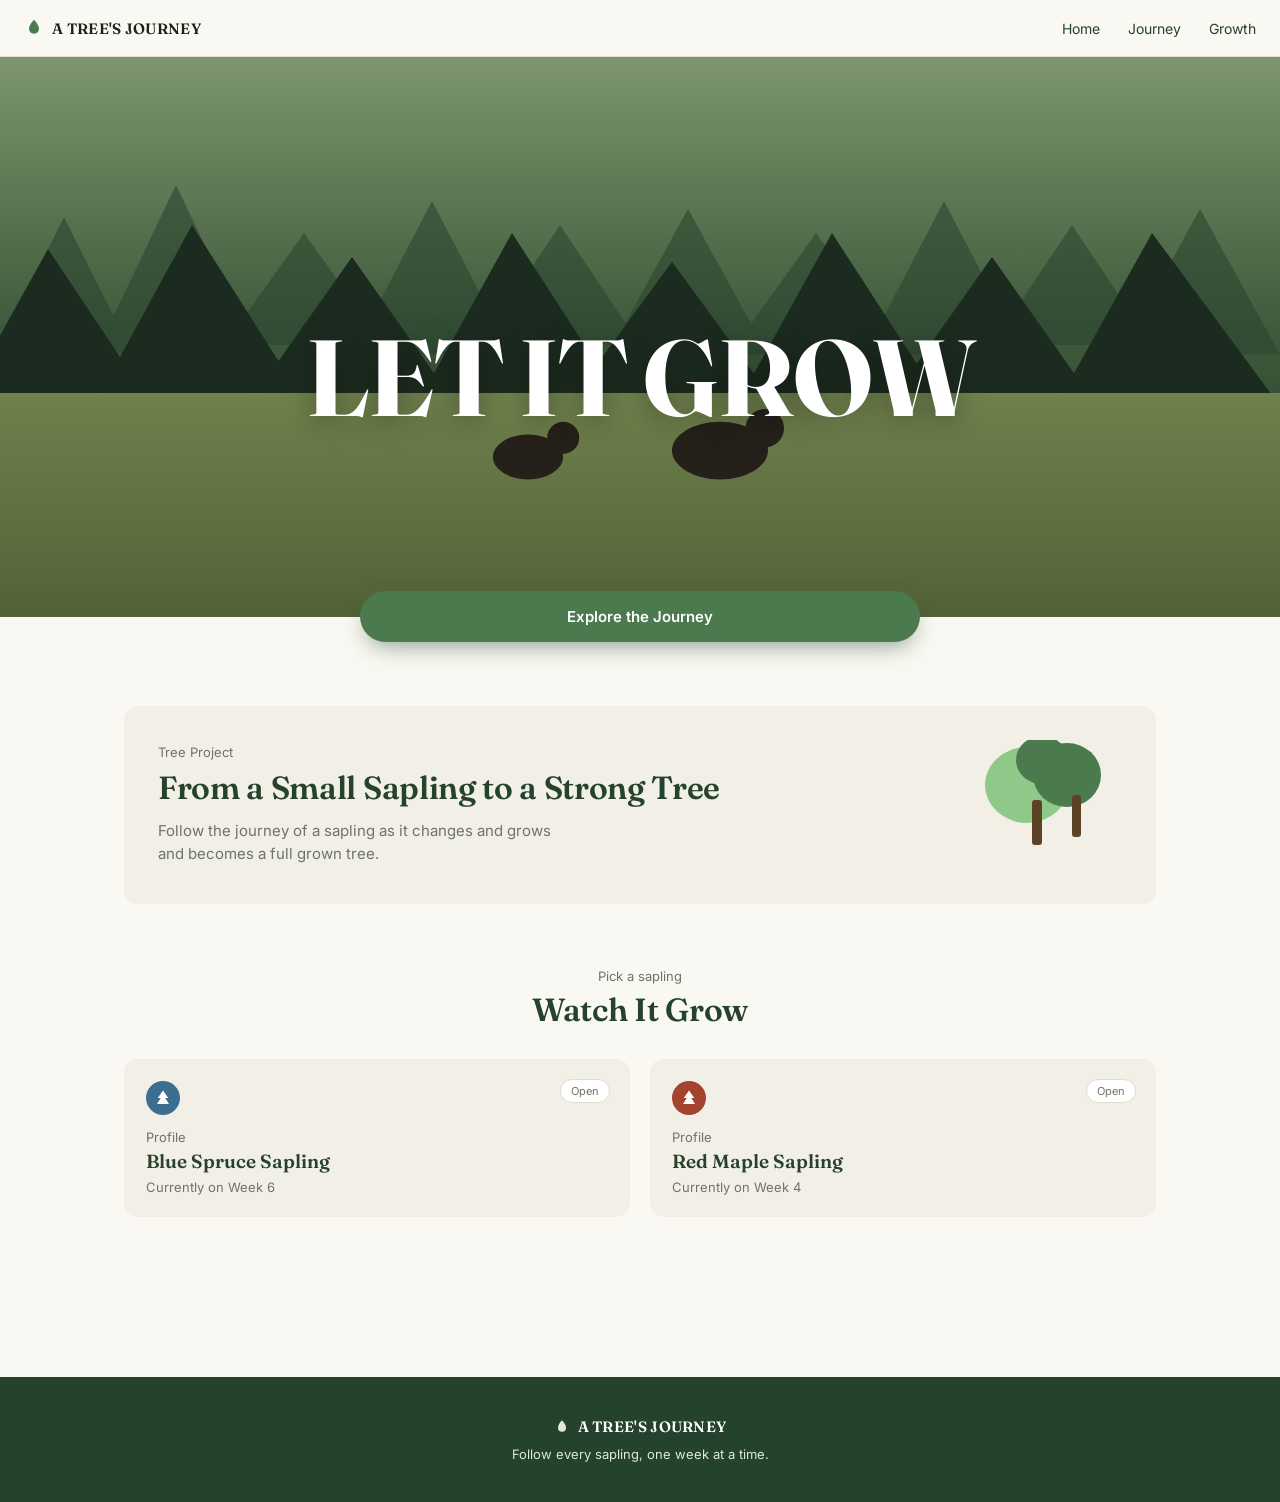
<file: index.html>
<!DOCTYPE html>
<html lang="en">
<head>
<meta charset="UTF-8">
<meta name="viewport" content="width=device-width, initial-scale=1.0">
<title>A Tree's Journey</title>
<link rel="preconnect" href="https://fonts.googleapis.com">
<link rel="preconnect" href="https://fonts.gstatic.com" crossorigin>
<link href="https://fonts.googleapis.com/css2?family=Fraunces:opsz,wght@9..144,600;9..144,700&family=Inter:wght@400;600&display=swap" rel="stylesheet">
<link rel="stylesheet" href="styles.css">
</head>
<body>

<nav class="nav">
  <a class="brand" href="index.html">
    <svg viewBox="0 0 24 24" aria-hidden="true"><path d="M12 2C8 6 6 10 6 13a6 6 0 0012 0c0-3-2-7-6-11z" fill="#4c7a4f"/></svg>
    A TREE'S JOURNEY
  </a>
  <button class="nav-toggle" id="navToggle" aria-label="Toggle navigation" aria-expanded="false"></button>
  <ul class="nav-links" id="navLinks">
    <li><a href="#top">Home</a></li>
    <li><a href="#journey">Journey</a></li>
    <li><a href="#growth">Growth</a></li>
  </ul>
</nav>

<section class="hero" id="top" aria-label="Hero">
  <div class="hero-scene">
    <svg viewBox="0 0 800 400" preserveAspectRatio="xMidYMax slice" aria-hidden="true">
      <defs>
        <linearGradient id="skyGrad" x1="0" y1="0" x2="0" y2="1">
          <stop offset="0" stop-color="#8ea77c"/>
          <stop offset="0.55" stop-color="#3f5a3c"/>
          <stop offset="1" stop-color="#1f3220"/>
        </linearGradient>
        <linearGradient id="fieldGrad" x1="0" y1="0" x2="0" y2="1">
          <stop offset="0" stop-color="#83935a"/>
          <stop offset="1" stop-color="#48562f"/>
        </linearGradient>
      </defs>
      <rect width="800" height="400" fill="url(#skyGrad)"/>
      <g fill="#2c4530" opacity="0.6">
        <polygon points="0,230 40,150 80,230"/>
        <polygon points="60,235 110,130 160,235"/>
        <polygon points="140,230 190,160 240,230"/>
        <polygon points="220,236 270,140 320,236"/>
        <polygon points="300,230 350,155 400,230"/>
        <polygon points="380,236 430,145 480,236"/>
        <polygon points="460,230 510,160 560,230"/>
        <polygon points="540,236 590,140 640,236"/>
        <polygon points="620,230 670,155 720,230"/>
        <polygon points="700,236 750,145 800,236"/>
      </g>
      <g fill="#1c2b1f">
        <polygon points="-20,260 30,170 90,260"/>
        <polygon points="60,265 120,155 190,265"/>
        <polygon points="160,260 220,175 280,260"/>
        <polygon points="260,268 320,160 390,268"/>
        <polygon points="360,260 420,178 480,260"/>
        <polygon points="460,268 520,160 590,268"/>
        <polygon points="560,260 620,175 680,260"/>
        <polygon points="660,268 720,160 800,268"/>
      </g>
      <rect y="260" width="800" height="140" fill="#5c6e3f"/>
      <rect y="260" width="800" height="140" fill="url(#fieldGrad)" opacity="0.5"/>
      <g fill="#26201a">
        <ellipse cx="330" cy="300" rx="22" ry="14"/>
        <circle cx="352" cy="288" r="10"/>
        <ellipse cx="450" cy="296" rx="30" ry="18"/>
        <circle cx="478" cy="282" r="12"/>
      </g>
    </svg>
  </div>
  <h1 class="hero-title">LET IT GROW</h1>
</section>

<div class="cta-row">
  <a class="btn-primary" href="#journey">Explore the Journey</a>
</div>

<div class="wrap">
  <section id="journey">
    <div class="intro-card">
      <div>
        <div class="eyebrow">Tree Project</div>
        <h2>From a Small Sapling to a Strong Tree</h2>
        <p>Follow the journey of a sapling as it changes and grows and becomes a full grown tree.</p>
      </div>
      <div class="intro-tree">
        <svg viewBox="0 0 150 130" aria-hidden="true">
          <ellipse cx="55" cy="45" rx="42" ry="38" fill="#8fc98a"/>
          <ellipse cx="95" cy="35" rx="34" ry="32" fill="#4c7a4f"/>
          <ellipse cx="70" cy="20" rx="26" ry="24" fill="#4c7a4f"/>
          <rect x="60" y="60" width="10" height="45" rx="3" fill="#5c4326"/>
          <rect x="100" y="55" width="9" height="42" rx="3" fill="#5c4326"/>
        </svg>
      </div>
    </div>
  </section>

  <section id="growth">
    <div class="section-head">
      <div class="eyebrow">Pick a sapling</div>
      <h2>Watch It Grow</h2>
    </div>
    <div class="profile-grid">
      <a class="profile-card spruce" href="page1.html">
        <span class="pick">Open</span>
        <span class="swatch">
          <svg viewBox="0 0 24 24" aria-hidden="true"><path d="M12 2 5 12h4l-5 8h16l-5-8h4z" fill="#fff"/></svg>
        </span>
        <div class="eyebrow">Profile</div>
        <div class="p-name">Blue Spruce Sapling</div>
        <div class="p-week">Currently on Week 6</div>
      </a>
      <a class="profile-card maple" href="page2.html">
        <span class="pick">Open</span>
        <span class="swatch">
          <svg viewBox="0 0 24 24" aria-hidden="true"><path d="M12 2 5 12h4l-5 8h16l-5-8h4z" fill="#fff"/></svg>
        </span>
        <div class="eyebrow">Profile</div>
        <div class="p-name">Red Maple Sapling</div>
        <div class="p-week">Currently on Week 4</div>
      </a>
    </div>
  </section>
</div>

<footer>
  <div class="brand">
    <svg viewBox="0 0 24 24" aria-hidden="true"><path d="M12 2C8 6 6 10 6 13a6 6 0 0012 0c0-3-2-7-6-11z" fill="#dfe8dc"/></svg>
    A TREE'S JOURNEY
  </div>
  Follow every sapling, one week at a time.
</footer>

<script src="script.js"></script>
</body>
</html>
</file>
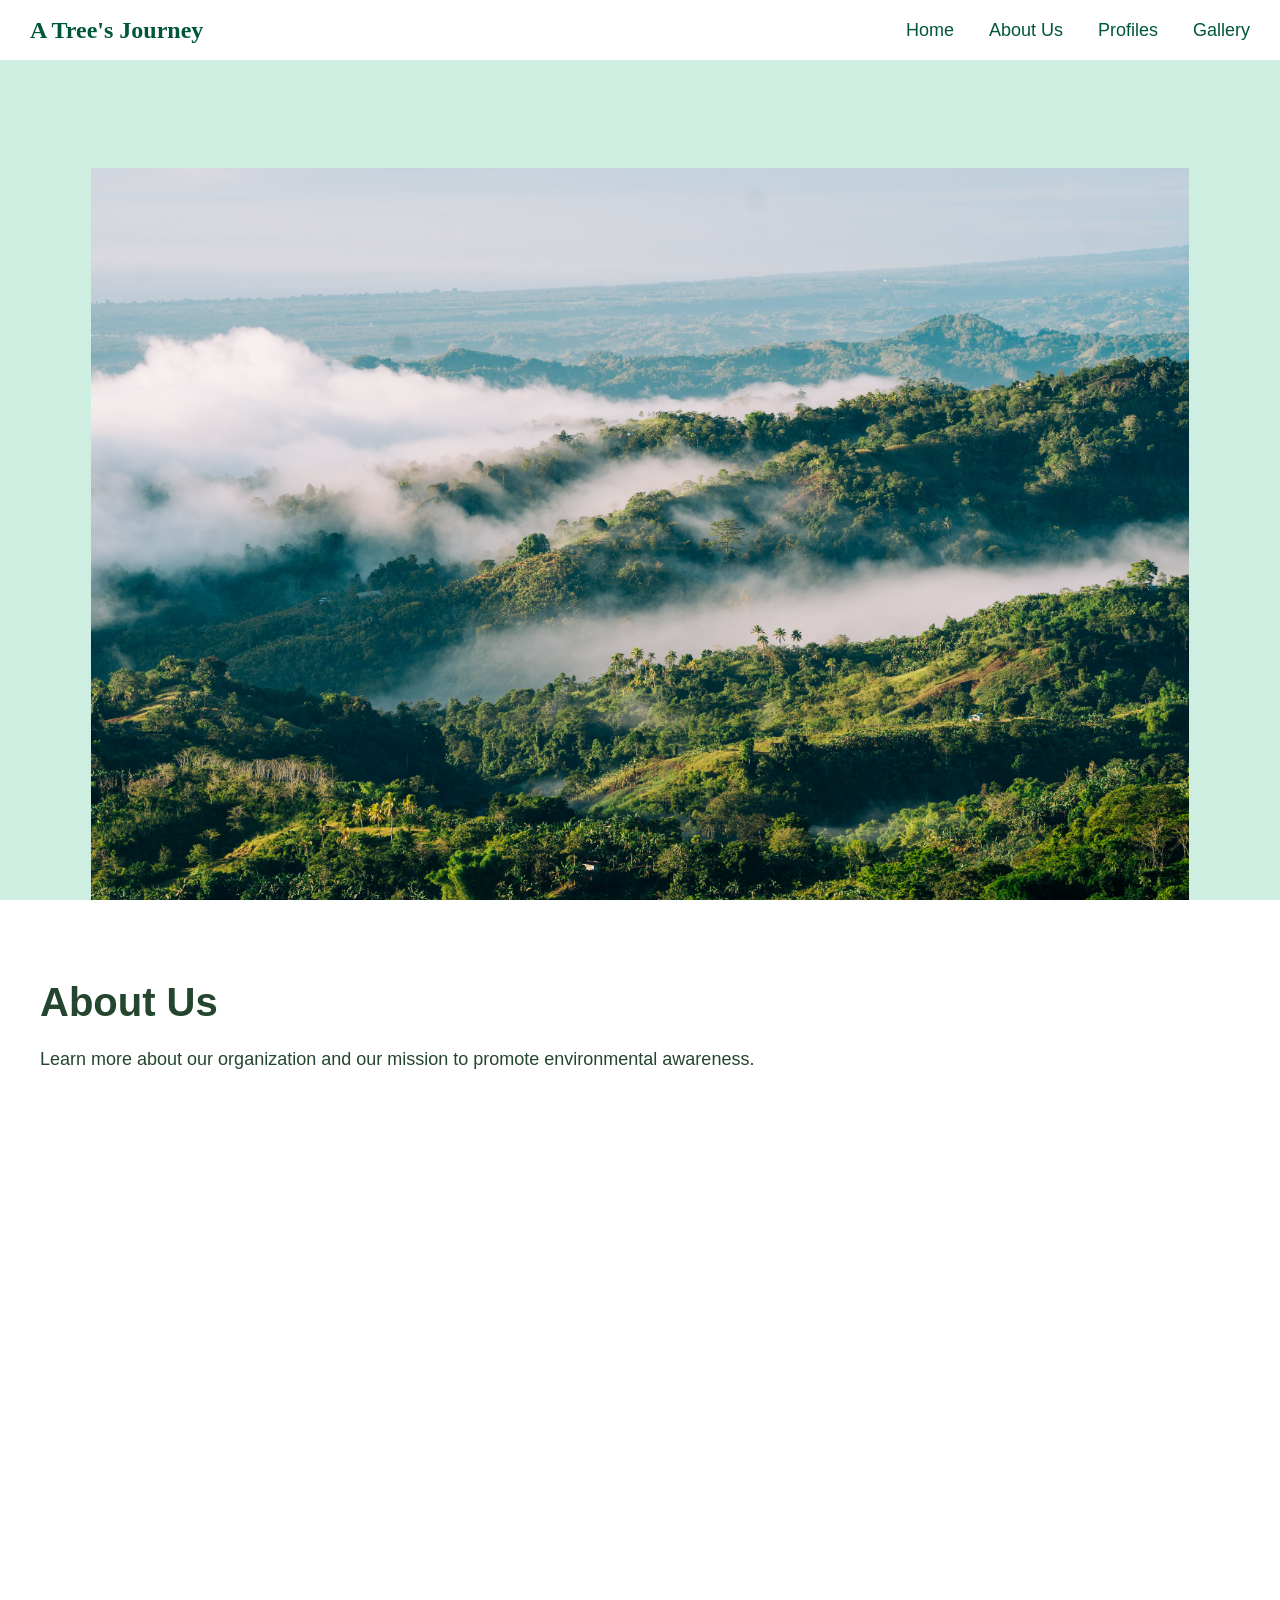
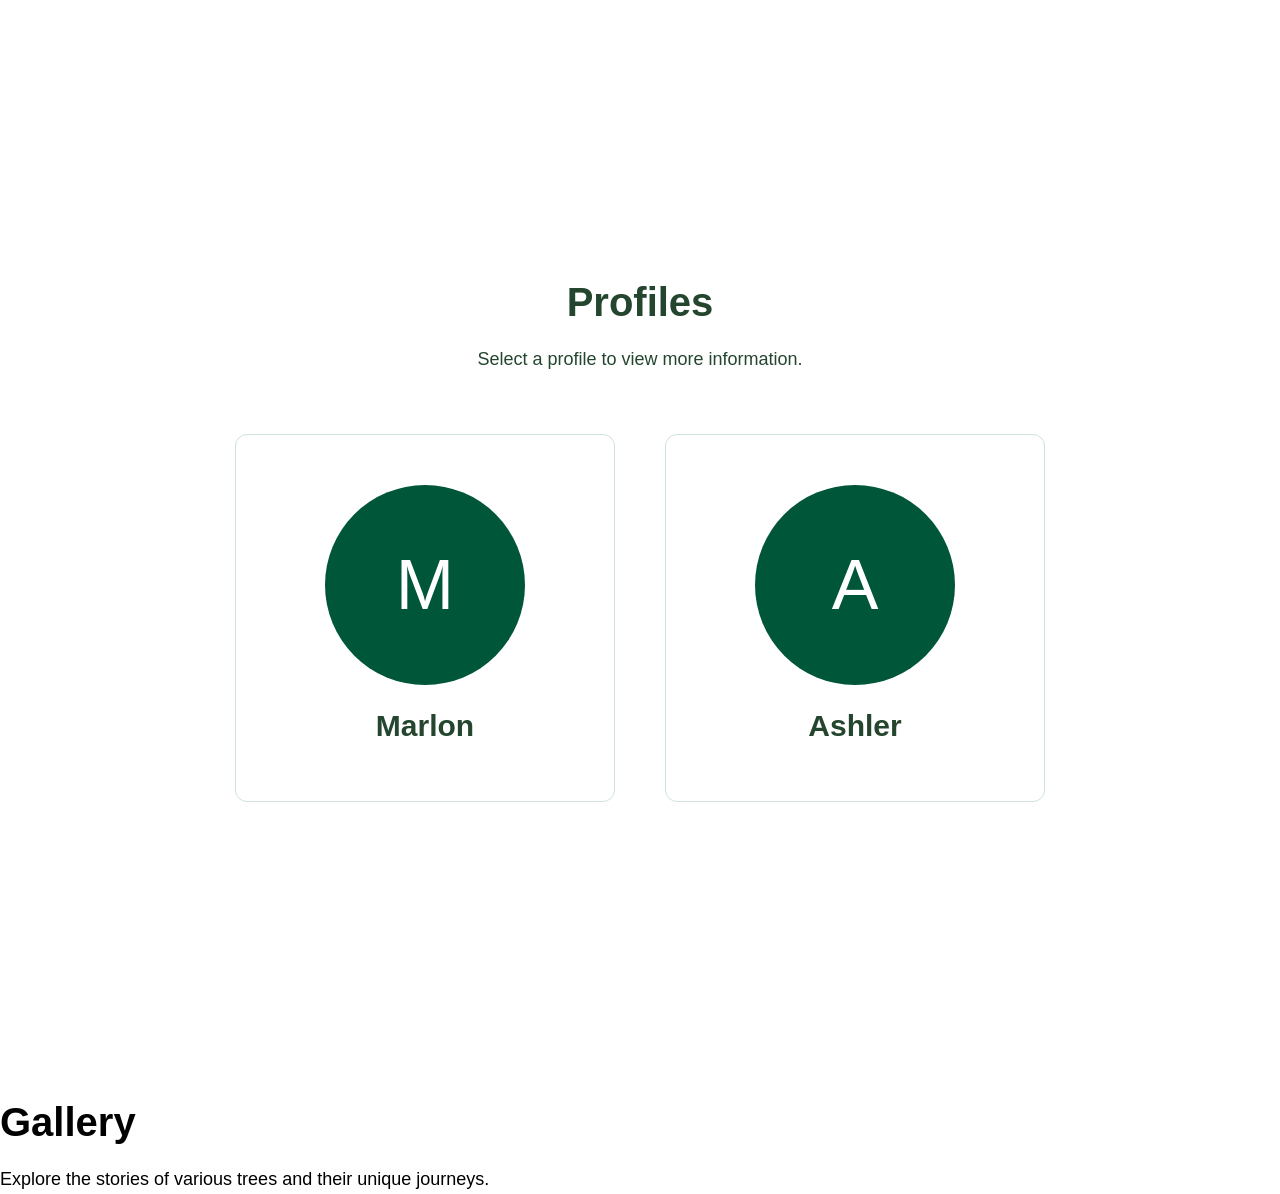
<file: Web/index.html>
<!DOCTYPE html>
<html lang="en">

<head>
    <meta charset="UTF-8">
    <meta name="viewport" content="width=device-width, initial-scale=1.0">
    <title>A Tree's Journey</title>

    <!-- Connects this page to the CSS file (must be in the SAME folder) -->
    <link rel="stylesheet" href="style.css">
</head>

<!-- id="top" = the very top of the page. Logo and "Home" jump here. -->
<body id="top">

    <!-- ========== NAVIGATION BAR ========== -->
    <nav class="navbar">

        <div class="logo-links">
            <a href="#top">A Tree's Journey</a>
        </div>

        <div class="nav-links">
            <a href="#top">Home</a>
            <a href="#aboutUs">About Us</a>
            <a href="#profiles">Profiles</a>
            <a href="#gallery">Gallery</a>
        </div>

    </nav>

    <!-- ========== HOME SECTION (forest picture + title) ========== -->
    <section class="hero" id="home">
        <img src="img/homepg.jpg">
    </section>

    <!-- ========== ABOUT US SECTION ========== -->
    <section id="aboutUs">
        <h1>About Us</h1>
        <p>Learn more about our organization and our mission to promote environmental awareness.</p>
    </section>

    <!-- ========== PROFILES SECTION ========== -->
    <section id="profiles">
        <h1>Profiles</h1>
        <p>Select a profile to view more information.</p>

        <!-- Box that holds the two profile cards -->
        <div class="profile-list">

            <!-- PROFILE 1 (click to open p1/profile1.html) -->
            <a class="profile-card" href="p1/profile1.html">
                <!-- Initials circle. To use a real photo, delete this div and use:
                     <img class="profile-photo" src="img/person1.jpg" alt="Marlon"> -->
                <div class="profile-photo">M</div>
                <h2>Marlon</h2>
            </a>

            <!-- PROFILE 2 (click to open p2/profile2.html) -->
            <a class="profile-card" href="p2/profile2.html">
                <div class="profile-photo">A</div>
                <h2>Ashler</h2>
            </a>

        </div>
    </section>

    <!-- ========== GALLERY SECTION ========== -->
    <section id="gallery">
        <h1>Gallery</h1>
        <p>Explore the stories of various trees and their unique journeys.</p>
    </section>

</body>

</html>
</file>
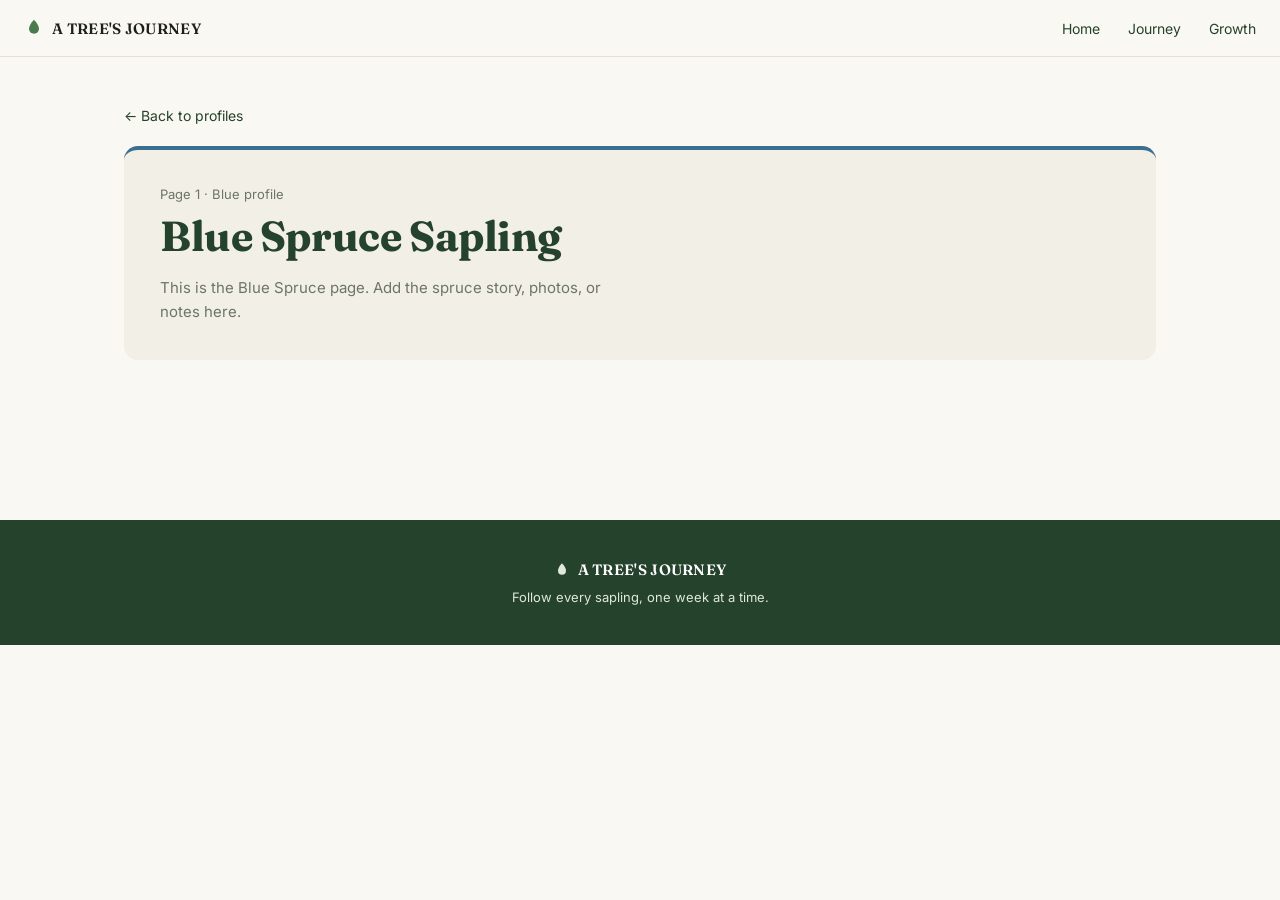
<file: page1.html>
<!DOCTYPE html>
<html lang="en">
<head>
<meta charset="UTF-8">
<meta name="viewport" content="width=device-width, initial-scale=1.0">
<title>Blue Spruce — A Tree's Journey</title>
<link rel="preconnect" href="https://fonts.googleapis.com">
<link rel="preconnect" href="https://fonts.gstatic.com" crossorigin>
<link href="https://fonts.googleapis.com/css2?family=Fraunces:opsz,wght@9..144,600;9..144,700&family=Inter:wght@400;600&display=swap" rel="stylesheet">
<link rel="stylesheet" href="styles.css">
<link rel="stylesheet" href="page1.css">
</head>
<body>

<nav class="nav">
  <a class="brand" href="index.html">
    <svg viewBox="0 0 24 24" aria-hidden="true"><path d="M12 2C8 6 6 10 6 13a6 6 0 0012 0c0-3-2-7-6-11z" fill="#4c7a4f"/></svg>
    A TREE'S JOURNEY
  </a>
  <button class="nav-toggle" id="navToggle" aria-label="Toggle navigation" aria-expanded="false"></button>
  <ul class="nav-links" id="navLinks">
    <li><a href="index.html">Home</a></li>
    <li><a href="index.html#journey">Journey</a></li>
    <li><a href="index.html#growth">Growth</a></li>
  </ul>
</nav>

<div class="wrap">
  <section class="profile-page">
    <a class="back-link" href="index.html#growth">← Back to profiles</a>
    <div class="profile-hero-card">
      <div class="eyebrow">Page 1 · Blue profile</div>
      <h1>Blue Spruce Sapling</h1>
      <p>This is the Blue Spruce page. Add the spruce story, photos, or notes here.</p>
    </div>
  </section>
</div>

<footer>
  <div class="brand">
    <svg viewBox="0 0 24 24" aria-hidden="true"><path d="M12 2C8 6 6 10 6 13a6 6 0 0012 0c0-3-2-7-6-11z" fill="#dfe8dc"/></svg>
    A TREE'S JOURNEY
  </div>
  Follow every sapling, one week at a time.
</footer>

<script src="script.js"></script>
</body>
</html>
</file>
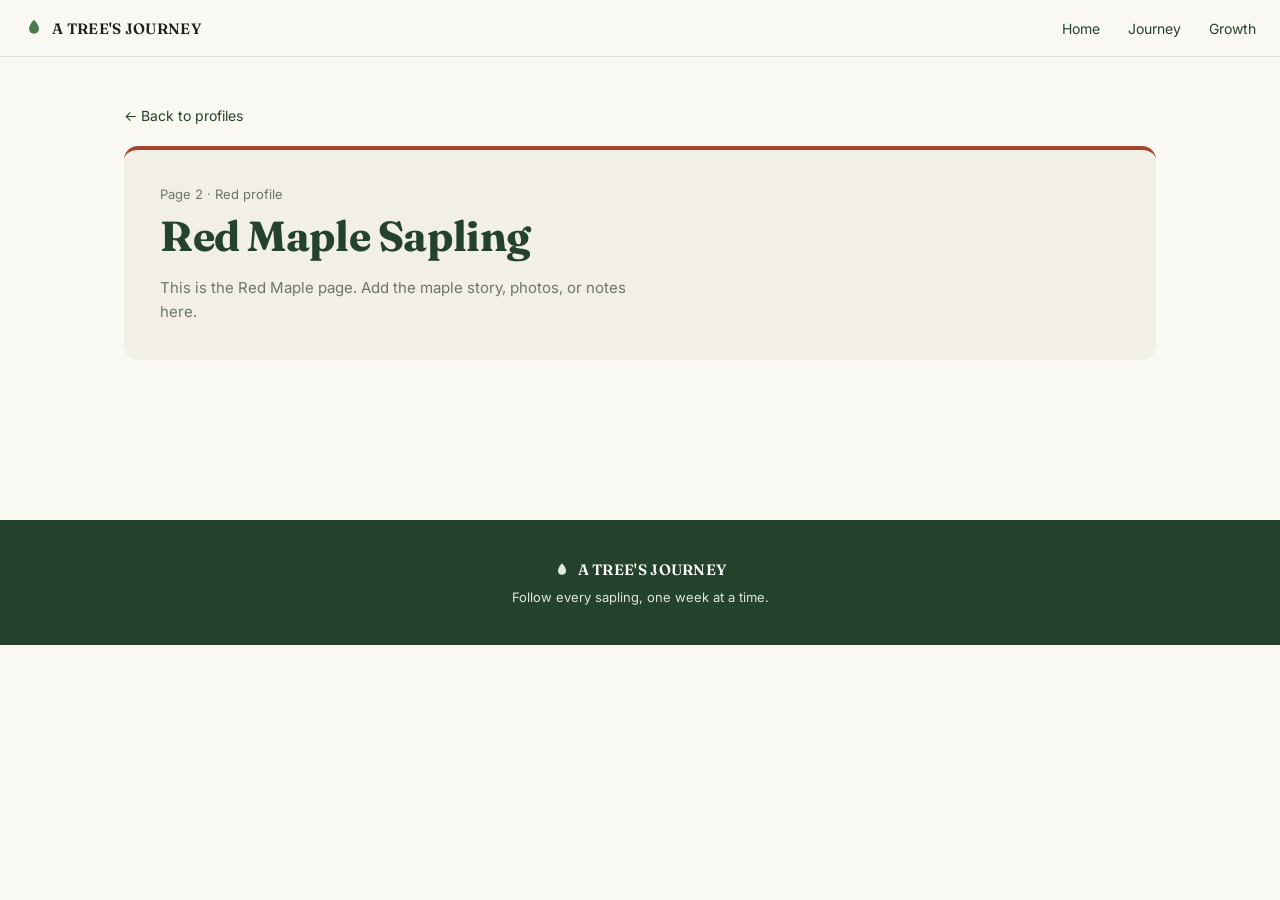
<file: page2.html>
<!DOCTYPE html>
<html lang="en">
<head>
<meta charset="UTF-8">
<meta name="viewport" content="width=device-width, initial-scale=1.0">
<title>Red Maple — A Tree's Journey</title>
<link rel="preconnect" href="https://fonts.googleapis.com">
<link rel="preconnect" href="https://fonts.gstatic.com" crossorigin>
<link href="https://fonts.googleapis.com/css2?family=Fraunces:opsz,wght@9..144,600;9..144,700&family=Inter:wght@400;600&display=swap" rel="stylesheet">
<link rel="stylesheet" href="styles.css">
<link rel="stylesheet" href="page2.css">
</head>
<body>

<nav class="nav">
  <a class="brand" href="index.html">
    <svg viewBox="0 0 24 24" aria-hidden="true"><path d="M12 2C8 6 6 10 6 13a6 6 0 0012 0c0-3-2-7-6-11z" fill="#4c7a4f"/></svg>
    A TREE'S JOURNEY
  </a>
  <button class="nav-toggle" id="navToggle" aria-label="Toggle navigation" aria-expanded="false"></button>
  <ul class="nav-links" id="navLinks">
    <li><a href="index.html">Home</a></li>
    <li><a href="index.html#journey">Journey</a></li>
    <li><a href="index.html#growth">Growth</a></li>
  </ul>
</nav>

<div class="wrap">
  <section class="profile-page">
    <a class="back-link" href="index.html#growth">← Back to profiles</a>
    <div class="profile-hero-card">
      <div class="eyebrow">Page 2 · Red profile</div>
      <h1>Red Maple Sapling</h1>
      <p>This is the Red Maple page. Add the maple story, photos, or notes here.</p>
    </div>
  </section>
</div>

<footer>
  <div class="brand">
    <svg viewBox="0 0 24 24" aria-hidden="true"><path d="M12 2C8 6 6 10 6 13a6 6 0 0012 0c0-3-2-7-6-11z" fill="#dfe8dc"/></svg>
    A TREE'S JOURNEY
  </div>
  Follow every sapling, one week at a time.
</footer>

<script src="script.js"></script>
</body>
</html>
</file>
<file: styles.css>
:root{
  --forest:#25422c;
  --moss:#4c7a4f;
  --cream:#faf8f2;
  --paper:#f1efe6;
  --ink:#1c2117;
  --muted:#6c7568;
  --spruce:#3b6e8f;
  --spruce-soft:#e4eef3;
  --maple:#a4442e;
  --maple-soft:#f6e6e1;
  --radius:14px;
}

*{box-sizing:border-box;}
html{scroll-behavior:smooth;}
body{
  margin:0;
  font-family:'Inter',sans-serif;
  color:var(--ink);
  background:var(--cream);
}
h1,h2{
  font-family:'Fraunces',serif;
  margin:0;
  letter-spacing:-0.01em;
}
svg{display:block;max-width:100%;}
a{color:inherit;}
button{font-family:inherit;}

.wrap{
  max-width:1080px;
  margin:0 auto;
  padding:0 24px;
}

.eyebrow{font-size:13px;color:var(--muted);}

.nav{
  display:flex;
  align-items:center;
  justify-content:space-between;
  padding:18px 24px;
  border-bottom:1px solid #e4e0d2;
  background:var(--cream);
  position:sticky;
  top:0;
  z-index:40;
}
.brand{
  display:flex;
  align-items:center;
  gap:8px;
  font-family:'Fraunces',serif;
  font-weight:600;
  font-size:15px;
  letter-spacing:0.02em;
  text-decoration:none;
}
.brand svg{width:20px;height:20px;}
.nav-links{
  display:flex;
  gap:28px;
  list-style:none;
  margin:0;
  padding:0;
  font-size:14px;
}
.nav-links a{
  text-decoration:none;
  color:var(--forest);
  padding-bottom:2px;
  border-bottom:1px solid transparent;
}
.nav-links a:hover{border-color:var(--moss);}
.nav-toggle{
  display:none;
  background:none;
  border:none;
  cursor:pointer;
  width:30px;
  height:22px;
  padding:0;
  background:
    linear-gradient(var(--forest), var(--forest)) 0 0 / 22px 2px no-repeat,
    linear-gradient(var(--forest), var(--forest)) 0 10px / 22px 2px no-repeat,
    linear-gradient(var(--forest), var(--forest)) 0 20px / 22px 2px no-repeat;
}

.hero{
  position:relative;
  height:min(72vh,560px);
  min-height:340px;
  overflow:hidden;
}
.hero-scene,
.hero-scene svg{
  position:absolute;
  inset:0;
  width:100%;
  height:100%;
}
.hero-title{
  position:absolute;
  left:0;right:0;
  bottom:34%;
  text-align:center;
  color:#fff;
  font-size:clamp(48px,10vw,108px);
  font-weight:700;
  line-height:0.9;
  text-shadow:0 6px 30px rgba(0,0,0,.35);
  padding:0 16px;
}

.cta-row{
  display:flex;
  justify-content:center;
  margin-top:-26px;
  position:relative;
  z-index:5;
  padding:0 24px;
}
.btn-primary{
  background:var(--moss);
  color:#fff;
  padding:16px 30px;
  border-radius:999px;
  font-size:15px;
  font-weight:600;
  width:min(560px,100%);
  box-shadow:0 10px 24px -8px rgba(37,66,44,.55);
  text-decoration:none;
  text-align:center;
}
.btn-primary:hover{background:var(--forest);}

section{padding:64px 0 0;}
.intro-card{
  background:var(--paper);
  border-radius:var(--radius);
  padding:34px;
  display:flex;
  align-items:center;
  gap:28px;
  justify-content:space-between;
}
.intro-card .eyebrow{margin-bottom:10px;}
.intro-card h2{font-size:clamp(24px,3.4vw,32px);font-weight:600;line-height:1.15;color:var(--forest);}
.intro-card p{
  font-size:15px;
  color:var(--muted);
  max-width:44ch;
  margin:12px 0 0;
  line-height:1.55;
}
.intro-tree{flex-shrink:0;width:150px;}

.section-head{text-align:center;margin-bottom:30px;}
.section-head h2{font-size:clamp(24px,3.4vw,32px);font-weight:600;color:var(--forest);margin-top:6px;}

.profile-grid{
  display:grid;
  grid-template-columns:1fr 1fr;
  gap:20px;
  padding-bottom:80px;
}
.profile-card{
  background:var(--paper);
  border:2px solid transparent;
  border-radius:var(--radius);
  padding:20px;
  text-decoration:none;
  display:block;
  position:relative;
}
.profile-card:hover{transform:translateY(-2px);}
.profile-card:focus-visible{outline:3px solid var(--moss);outline-offset:2px;}
.profile-card.spruce:hover{
  border-color:var(--spruce);
  background:var(--spruce-soft);
}
.profile-card.maple:hover{
  border-color:var(--maple);
  background:var(--maple-soft);
}
.swatch{
  width:34px;height:34px;
  border-radius:50%;
  margin-bottom:14px;
  display:flex;
  align-items:center;
  justify-content:center;
}
.swatch svg{width:18px;height:18px;}
.profile-card.spruce .swatch{background:var(--spruce);}
.profile-card.maple .swatch{background:var(--maple);}
.p-name{font-family:'Fraunces',serif;font-weight:600;font-size:19px;color:var(--forest);margin-top:4px;}
.p-week{font-size:13px;color:var(--muted);margin-top:6px;}
.pick{
  position:absolute;top:18px;right:18px;
  font-size:11px;
  padding:4px 10px;
  border-radius:999px;
  background:#fff;
  color:var(--muted);
  border:1px solid #e0dcce;
}
.profile-card.spruce:hover .pick{background:var(--spruce);color:#fff;border-color:var(--spruce);}
.profile-card.maple:hover .pick{background:var(--maple);color:#fff;border-color:var(--maple);}

footer{
  margin-top:80px;
  background:var(--forest);
  color:#dfe8dc;
  padding:40px 24px;
  text-align:center;
  font-size:13px;
}
footer .brand{color:#fff;justify-content:center;margin-bottom:10px;}
footer .brand svg{width:16px;height:16px;}

@media (max-width:720px){
  .nav-links{
    position:absolute;
    top:100%;left:0;right:0;
    flex-direction:column;
    background:var(--cream);
    padding:18px 24px;
    gap:16px;
    border-bottom:1px solid #e4e0d2;
    display:none;
  }
  .nav-links.open{display:flex;}
  .nav-toggle{display:block;}
  .intro-card{flex-direction:column;text-align:center;}
  .intro-card p{margin-left:auto;margin-right:auto;}
  .profile-grid{grid-template-columns:1fr;}
}
@media (max-width:480px){
  .hero-title{bottom:30%;font-size:clamp(40px,15vw,60px);}
}
</file>
<file: Web/style.css>
/* Remove the default spacing the browser adds */
* {
    margin: 0;
    padding: 0;
    box-sizing: border-box;
}

html {
    scroll-behavior: smooth;
    scroll-padding-top: 60px;
}

/* Default font */
body {
    font-family: Arial, sans-serif;
}


/* ---------- 2. NAVIGATION BAR ---------- */

.navbar {
    display: flex;
    justify-content: space-between;   /* logo left, links right */
    align-items: center;
    background-color: rgb(255, 255, 255);
    padding: 0px 30px;
    height: 60px;

    /* Bar stays visible while scrolling */
    position: sticky;
    top: 0;
    z-index: 1000;
}

/* Website name (logo) */
.logo-links {
    display: flex;
    gap: 35px;
}

.logo-links a {
    text-decoration: none;
    color: rgb(0, 86, 57);
    font-size: 24px;
    font-family: 'Volkorn', serif;
    font-weight: bold;
    transition: 0.3s;
}

.logo-links a:hover {
    color: #00c19a;
}

/* Menu links (Home, About Us, ...) */
.nav-links {
    display: flex;
    gap: 35px;
}

.nav-links a {
    text-decoration: none;
    color: rgb(0, 86, 57);
    font-size: 18px;
    transition: 0.3s;
}

.nav-links a:hover {
    color: #00c19a;
}


/* ---------- 3. HOME SECTION (forest picture) ---------- */

.hero {
    position: relative;                /* lets the picture sit behind the text */
    height: calc(100vh - 60px);        /* full screen minus the navbar */
    min-height: 420px;
    overflow: hidden;
    background-color: #cdeee0;

    /* Center the text near the top */
    display: flex;
    justify-content: center;
    text-align: center;
    padding: 12vh 20px 0;
}

/* The forest drawing fills the whole hero and stays behind the text */
.hero-art {
    position: absolute;
    top: 0;
    left: 0;
    width: 100%;
    height: 100%;
    z-index: 0;
}

/* Text sits in front of the drawing */
.hero-text {
    position: relative;
    z-index: 1;
    color: rgb(0, 86, 57);
}

.hero h1 {
    font-size: clamp(36px, 6vw, 64px); /* gets smaller on small screens */
    margin-bottom: 12px;
}

.hero p {
    font-size: clamp(16px, 2vw, 22px);
}


/* ---------- 4. ABOUT US AND PROFILES SECTIONS ---------- */

#aboutUs {
    min-height: 100vh;
    padding: 80px 40px;
    background-color: #ffffff;
    color: #24452e;
}

#profiles {
    min-height: 100vh;
    padding: 80px 40px;
    background-color: #ffffff;
    color: #24452e;
}


/* ---------- 5. SECTION TEXT ---------- */

section h1 {
    font-size: 40px;
    margin-bottom: 20px;
}

section p {
    font-size: 18px;
    line-height: 1.6;
}


/* ---------- 6. PROFILE CARDS (on the Profiles section) ---------- */

/* Title and text of the Profiles section are placed in the middle */
#profiles {
    text-align: center;
}

/* Row that holds the cards. justify-content: center puts them in the MIDDLE.
   Cards go to the next line if there is no space. */
.profile-list {
    display: flex;
    flex-wrap: wrap;
    justify-content: center;
    gap: 50px;
    margin-top: 60px;
}

/* One clickable card */
.profile-card {
    display: block;
    width: 380px;                      /* card size: make bigger or smaller here */
    padding: 50px 30px;
    text-align: center;
    text-decoration: none;             /* no underline */
    color: inherit;
    border: 1px solid #cfe3d6;
    border-radius: 12px;
    transition: 0.2s;
}

/* When the mouse is over the card: lift it up and show a shadow */
.profile-card:hover {
    transform: translateY(-4px);
    box-shadow: 0 8px 20px rgba(0, 86, 57, 0.15);
    border-color: #00c19a;
}

/* Keyboard users see an outline when they tab to the card */
.profile-card:focus-visible {
    outline: 3px solid #00c19a;
}

/* Circle for the photo (or initials) */
.profile-photo {
    width: 200px;                      /* photo size: make bigger or smaller here */
    height: 200px;
    margin: 0 auto 24px;
    border-radius: 50%;
    object-fit: cover;                 /* keeps a real photo from stretching */
    background-color: rgb(0, 86, 57);
    color: #ffffff;
    font-size: 70px;
    display: flex;
    align-items: center;
    justify-content: center;
}

.profile-card h2 {
    font-size: 30px;
    margin-bottom: 8px;
}

.profile-card .profile-role {
    font-size: 20px;
    color: #4d7a63;
}


/* ---------- 7. INDIVIDUAL PROFILE PAGE ---------- */

.profile-page {
    max-width: 800px;
    margin: 0 auto;
    padding: 60px 40px 80px;
    color: #24452e;
}

/* "Back to Profiles" link */
.back-link {
    display: inline-block;
    margin-bottom: 30px;
    color: rgb(0, 86, 57);
    text-decoration: none;
    transition: 0.3s;
}

.back-link:hover {
    color: #00c19a;
}

/* Bigger photo circle on the profile page */
.profile-page .profile-photo {
    width: 160px;
    height: 160px;
    margin: 0 0 20px;
    font-size: 54px;
}

.profile-page h1 {
    font-size: 40px;
    margin-bottom: 6px;
}

.profile-page .profile-role {
    font-size: 18px;
    color: #4d7a63;
    margin-bottom: 30px;
}

.profile-page p {
    font-size: 18px;
    line-height: 1.6;
    margin-bottom: 16px;
}


/* ---------- 8. MOBILE VIEW (600px wide or smaller) ---------- */

@media (max-width: 600px) {

    .navbar {
        padding: 15px;
    }

    .logo-links a {
        font-size: 16px;
    }

    .nav-links {
        gap: 12px;
    }

    .nav-links a {
        font-size: 14px;
    }

    #aboutUs,
    #profiles {
        padding: 50px 20px;
    }

    /* Cards take the full width on phones */
    .profile-card {
        width: 100%;
    }

    .profile-page {
        padding: 40px 20px 60px;
    }
}
</file>
<file: page1.css>
.profile-page{padding:48px 0 80px;}
.back-link{
  display:inline-block;
  font-size:14px;
  color:var(--forest);
  text-decoration:none;
  margin-bottom:22px;
}
.back-link:hover{text-decoration:underline;}
.profile-hero-card{
  background:var(--paper);
  border-radius:var(--radius);
  padding:36px;
  border-top:4px solid var(--spruce);
}
.profile-hero-card .eyebrow{margin-bottom:8px;}
.profile-hero-card h1{font-size:clamp(28px,4vw,42px);color:var(--forest);}
.profile-hero-card p{
  font-size:15px;
  color:var(--muted);
  max-width:52ch;
  margin:14px 0 0;
  line-height:1.6;
}
</file>
<file: page2.css>
.profile-page{padding:48px 0 80px;}
.back-link{
  display:inline-block;
  font-size:14px;
  color:var(--forest);
  text-decoration:none;
  margin-bottom:22px;
}
.back-link:hover{text-decoration:underline;}
.profile-hero-card{
  background:var(--paper);
  border-radius:var(--radius);
  padding:36px;
  border-top:4px solid var(--maple);
}
.profile-hero-card .eyebrow{margin-bottom:8px;}
.profile-hero-card h1{font-size:clamp(28px,4vw,42px);color:var(--forest);}
.profile-hero-card p{
  font-size:15px;
  color:var(--muted);
  max-width:52ch;
  margin:14px 0 0;
  line-height:1.6;
}
</file>
